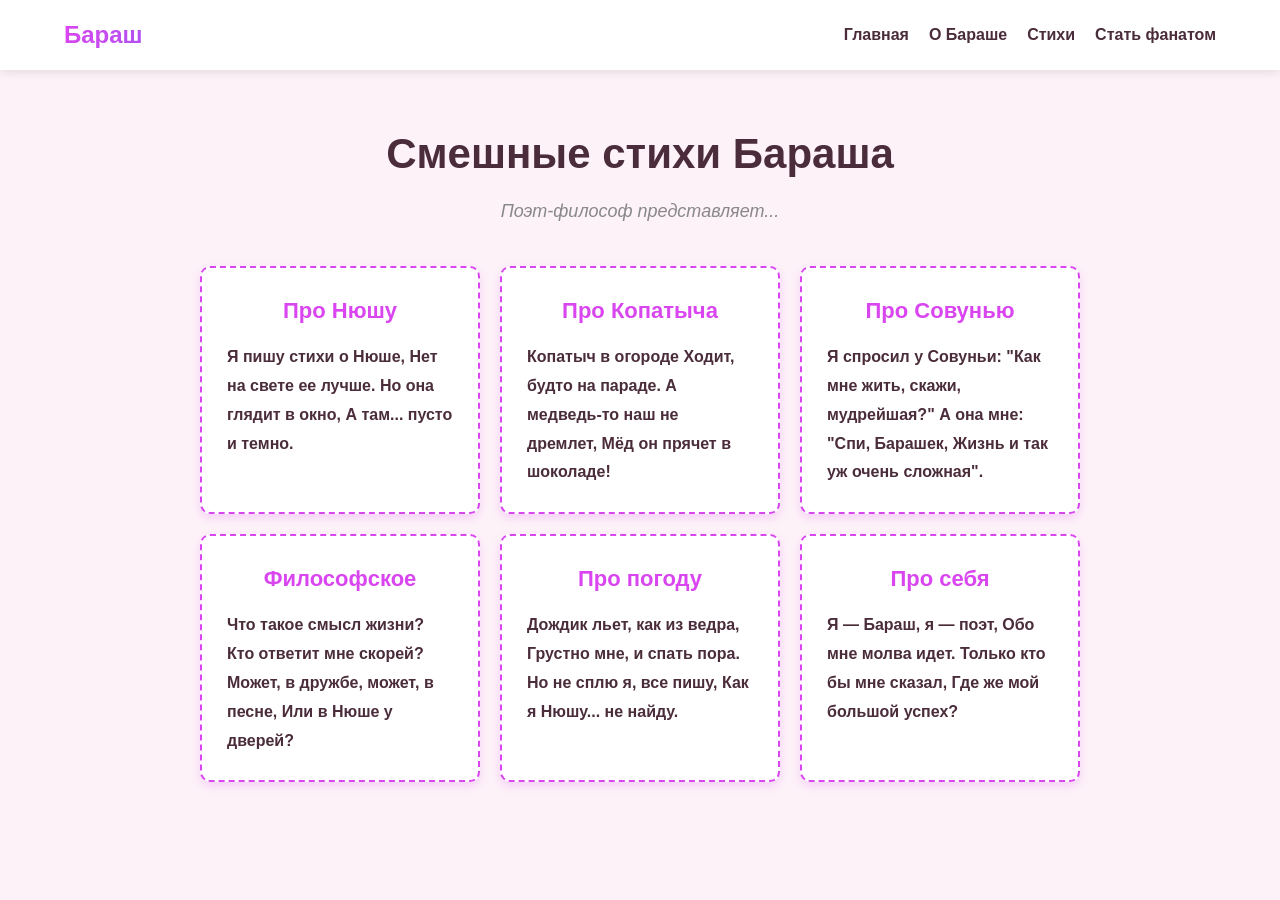
<file: poems.html>
<!DOCTYPE html>
<html lang="ru">
<head>
    <meta charset="UTF-8">
    <meta name="viewport" content="width=device-width, initial-scale=1.0">
    <title>Стихи Бараша</title>
    <link rel="stylesheet" href="style.css">
</head>
<body>

    <header>
        <nav class="navbar">
            <div class="logo">Бараш</div>
            <ul class="nav-links">
                <li><a href="index.html">Главная</a></li>
                <li><a href="index.html#about">О Бараше</a></li>
                <li><a href="poems.html">Стихи</a></li>
                <li><a href="index.html#register">Стать фанатом</a></li>
            </ul>
        </nav>
    </header>

    <section class="poems-page">
        <h1>Смешные стихи Бараша</h1>
        <p class="subtitle">Поэт-философ представляет...</p>

        <div class="poems-container">
            <div class="poem-card">
                <h3>Про Нюшу</h3>
                <p>Я пишу стихи о Нюше,

                Нет на свете ее лучше.

                Но она глядит в окно,

                А там... пусто и темно.</p>
            </div>

            <div class="poem-card">
                <h3>Про Копатыча</h3>
                <p>Копатыч в огороде

                Ходит, будто на параде.

                А медведь-то наш не дремлет,

                Мёд он прячет в шоколаде!</p>
            </div>

            <div class="poem-card">
                <h3>Про Совунью</h3>
                <p>Я спросил у Совуньи:

                "Как мне жить, скажи, мудрейшая?"

                А она мне: "Спи, Барашек,

                Жизнь и так уж очень сложная".</p>
            </div>

            <div class="poem-card">
                <h3>Философское</h3>
                <p>Что такое смысл жизни?

                Кто ответит мне скорей?

                Может, в дружбе, может, в песне,

                Или в Нюше у дверей?</p>
            </div>

            <div class="poem-card">
                <h3>Про погоду</h3>
                <p>Дождик льет, как из ведра,

                Грустно мне, и спать пора.

                Но не сплю я, все пишу,

                Как я Нюшу... не найду.</p>
            </div>

            <div class="poem-card">
                <h3>Про себя</h3>
                <p>Я — Бараш, я — поэт,

                Обо мне молва идет.

                Только кто бы мне сказал,

                Где же мой большой успех?</p>
            </div>
        </div>
    </section>

</body>
</html>
</file>
<file: style.css>
* {
    margin: 0;
    padding: 0;
    box-sizing: border-box;
    font-family: 'Segoe UI', Tahoma, Geneva, Verdana, sans-serif;
}

body {
    color: #4a2c3a;
    line-height: 1.6;
}

header {
    background: rgba(255, 255, 255, 0.95);
    box-shadow: 0 2px 10px rgba(0,0,0,0.1);
    position: fixed;
    width: 100%;
    top: 0;
    z-index: 1000;
}

.navbar {
    display: flex;
    justify-content: space-between;
    align-items: center;
    padding: 1rem 5%;
}

.logo {
    font-size: 1.5rem;
    font-weight: bold;
    color: #d946ef;
    background: linear-gradient(to right, #d946ef, #8b5cf6);
    -webkit-background-clip: text;
    background-clip: text;
    -webkit-text-fill-color: transparent;
}

.nav-links {
    list-style: none;
    display: flex;
    gap: 20px;
}

.nav-links a {
    text-decoration: none;
    color: #4a2c3a;
    font-weight: 600;
    transition: color 0.3s ease;
}

.nav-links a:hover {
    color: #d946ef;
}


.hero-section {
    height: 100vh;
    background-image: linear-gradient(to bottom, rgba(0,0,0,0.3), rgba(253, 242, 248, 1)), url('i.webp');
    background-size: cover;
    background-position: center;
    display: flex;
    justify-content: center;
    align-items: center;
    text-align: center;
    color: white;
    padding-top: 80px;
}

.hero-content h1 {
    font-size: 3.5rem;
    margin-bottom: 1rem;
    text-shadow: 2px 2px 6px rgba(0,0,0,0.8);
}

.hero-content p {
    font-size: 1.2rem;
    margin-bottom: 2rem;
    text-shadow: 1px 1px 4px rgba(0,0,0,0.8);
}

.button-group {
    display: flex;
    gap: 15px;
    justify-content: center;
}

.btn {
    display: inline-block;
    padding: 12px 25px;
    border-radius: 20px;
    font-size: 16px;
    font-weight: bold;
    text-decoration: none; 
    text-align: center;
    cursor: pointer;
}

.btn-primary {
    background-color: #d946ef;
    color: rgb(255, 255, 255);
    border: none;
}

.btn-primary:hover {
    background-color: #000000;
}

.btn-secondary {
    background-color: transparent;
    color: white;
    border: 2px solid white;
}

.btn-secondary:hover {
    background-color: white;
    color: #333;
}


.content-section {
    padding: 80px 5%;
    text-align: center;
    background: #ffffff;
}

.content-section h2 {
    font-size: 2.5rem;
    margin-bottom: 40px;
    color: #4a2c3a;
}

.card-container {
    display: flex;
    justify-content: center;
    gap: 30px;
    flex-wrap: wrap;
}

.card {
    background: #fff;
    border-radius: 15px;
    overflow: hidden;
    box-shadow: 0 5px 15px rgba(0,0,0,0.1);
    width: 300px;
    transition: transform 0.3s ease;
}

.card:hover {
    transform: scale(1.05);
}

.card img {
    width: 100%;
    height: 200px;
    object-fit: cover;
}

.card h3 {
    margin: 15px 0 10px;
    color: #d946ef;
}

.card p {
    padding: 0 15px 20px;
    color: #666;
}

.form-section {
    padding: 80px 5%;
    background: linear-gradient(135deg, #fdfbfb 0%, #fce7f3 100%);
    display: flex;
    justify-content: center;
}

.form-container {
    background: white;
    padding: 40px;
    border-radius: 20px;
    box-shadow: 0 10px 30px rgba(0,0,0,0.1);
    width: 100%;
    max-width: 400px;
}

.form-container h2 {
    text-align: center;
    margin-bottom: 30px;
    color: #4a2c3a;
}

.input-group {
    margin-bottom: 20px;
}

.input-group input {
    width: 100%;
    padding: 15px;
    border: 2px solid #eee;
    border-radius: 10px;
    font-size: 1rem;
    transition: border-color 0.3s ease;
}

.input-group input:focus {
    outline: none;
    border-color: #d946ef;
}

.btn-register {
    width: 100%;
    background: #4a2c3a;
    color: white;
    padding: 15px;
    border-radius: 10px;
    font-size: 1.1rem;
    margin-top: 10px;
}

/* Псевдоселектор для смены цвета при наведении */
.btn


ister:hover {
    background: linear-gradient(45deg, #d946ef, #8b5cf6);
    color: white;
    box-shadow: 0 5px 15px rgba(217, 70, 239, 0.4);
}

.poems-page {
    padding: 120px 20px 60px; /* Большой отступ сверху, чтобы меню не перекрывало текст */
    background-color: #fdf2f8;
    text-align: center;
    min-height: 100vh;
}

.poems-page h1 {
    font-size: 42px;
    color: #4a2c3a;
    margin-bottom: 10px;
}

.poems-page .subtitle {
    font-size: 18px;
    color: #888;
    margin-bottom: 40px;
    font-style: italic;
}

/* Стили для карточек со стихами */
.poems-container {
    display: flex;
    justify-content: center;
    gap: 20px;
    flex-wrap: wrap;
    max-width: 1000px;
    margin: 0 auto; /* Центрируем контейнер */
}

.poem-card {
    background-color: white;
    border: 2px dashed #d946ef;
    border-radius: 10px;
    padding: 25px;
    width: 280px;
    box-shadow: 0 4px 10px rgba(217, 70, 239, 0.2);
    color: #4a2c3a;
    text-align: left; /* Текст стихов выравниваем по левому краю */
}

.poem-card h3 {
    color: #d946ef;
    margin-bottom: 15px;
    font-size: 22px;
    text-align: center; /* Заголовок стиха по центру */
}

.poem-card p {
    line-height: 1.8;
    font-weight: bold;
}

/* --- ДОПОЛНИТЕЛЬНЫЕ СТИЛИ ДЛЯ ЗАДАЧ --- */

/* Задача 1: Кнопка локации */
.btn-location {
    background-color: #4a2c3a;
    color: white;
    border: none;
    padding: 12px 25px;
    border-radius: 20px;
    cursor: pointer;
    font-weight: bold;
    transition: all 0.3s ease;
}
.btn-location:hover {
    background-color: #d946ef;
    transform: translateY(-2px);
}
#location-result {
    margin-top: 15px;
    padding: 10px;
    background: #f0f0f0;
    border-left: 5px solid #d946ef;
    display: none; /* Скрыто по умолчанию */
}

/* Задача 2: Анимации */
/* Класс, который JS будет добавлять при прокрутке для появления элемента */
.fade-in-up {
    opacity: 0;
    transform: translateY(30px);
    transition: opacity 1s ease-out, transform 1s ease-out;
}
.fade-in-up.visible {
    opacity: 1;
    transform: translateY(0);
}
/* Анимация для шапки (наверху страницы) */
@keyframes pulse-gradient {
    0% { background-position: 0 0; }
    100% { background-position: 100% 0; }
}
.logo {
    animation: pulse-gradient 3s linear infinite;
    background-size: 200% auto;
}

/* Задача 3 и 4: Блоки для вывода данных */
.data-output {
    background: white;
    padding: 20px;
    border-radius: 10px;
    box-shadow: 0 4px 6px rgba(0,0,0,0.1);
    margin-top: 20px;
    text-align: left;
    border: 1px solid #eee;
}
table {
    width: 100%;
    border-collapse: collapse;
    margin-top: 15px;
}
th, td {
    border: 1px solid #ddd;
    padding: 8px;
    text-align: left;
}
th {
    background-color: #fdf2f8;
    color: #4a2c3a;
}

/* Задача 5: Генератор цвета */
.color-generator-box {
    max-width: 400px;
    margin: 50px auto;
    padding: 30px;
    background: white;
    border-radius: 15px;
    box-shadow: 0 10px 20px rgba(0,0,0,0.1);
    text-align: center;
}
.current-color-display {
    height: 100px;
    width: 100%;
    border-radius: 10px;
    margin: 20px 0;
    display: flex;
    align-items: center;
    justify-content: center;
    color: black;
    font-weight: bold;
    box-shadow: inset 0 0 10px rgba(0,0,0,0.2);
}
</file>
